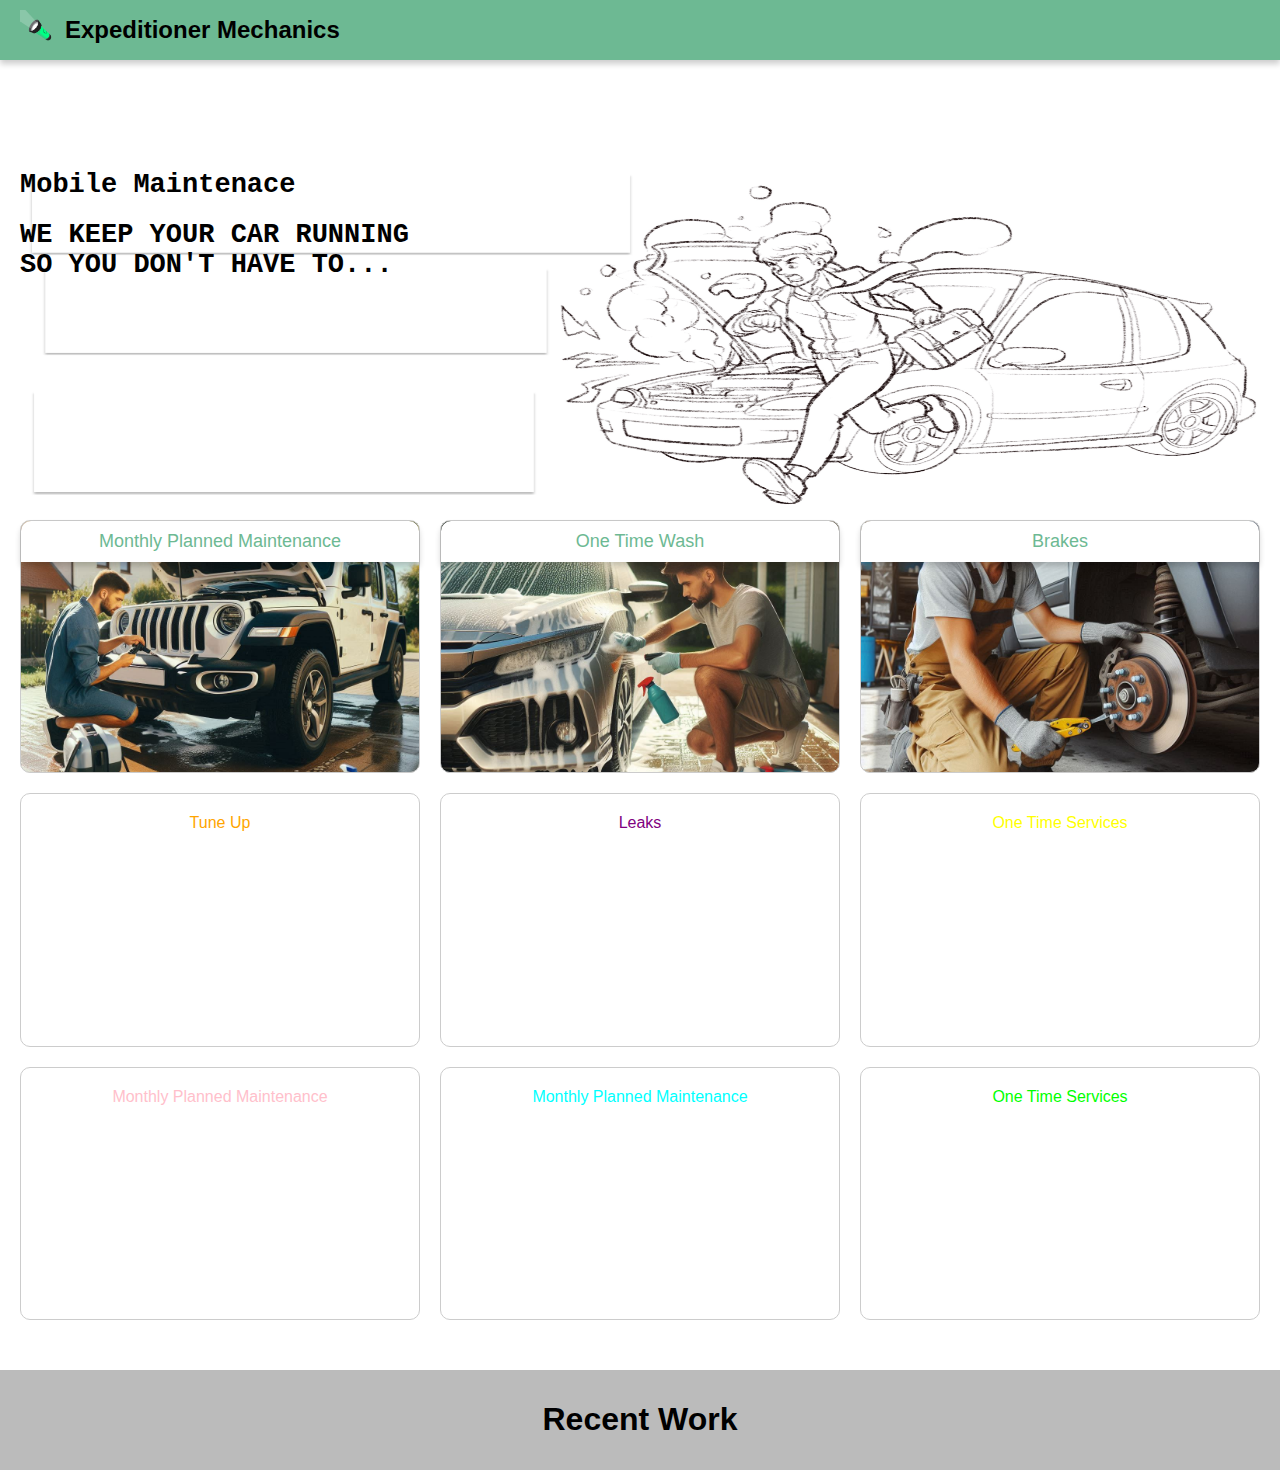
<file: index.html>
<!DOCTYPE html>
<html>
<head>
<title>Call or Text today for your FREE first mobile car wash</title>
<link rel="stylesheet" href="css/style.css">
<link href="https://fonts.googleapis.com/css2?family=Anton&display=swap" rel="stylesheet">
</head>
<body>
	<div class="top-bar">
		<img src="media/flashlight.png" class="top-bar-img">
		<div class="top-bar-title">Expeditioner Mechanics</div>
	</div>
	<div class="grid-container">
		<div class="Cover">
			<h1 class="cover-title">Mobile Maintenace</h1>
			<h2 class="cover-description">WE KEEP YOUR CAR RUNNING<br>SO YOU DON'T HAVE TO...</h2>
			<img src="media/cover.jpeg" class="cover-img">
		</div>
		<div class="Services">
			<div class="panel" data-url="pm.html">
				<div class="panel-text-bar">Monthly Planned Maintenance</div>
			</div>
			<div class="panel" data-url="wash.html">
				<div class="panel-text-bar">One Time Wash</div>
			</div>
    	<div class="panel" data-url="brakes.html">
				<div class="panel-text-bar">Brakes</div>
			</div>
			<div class="panel">Tune Up</div>
			<div class="panel">Leaks</div>
    	<div class="panel">One Time Services</div>
			<div class="panel">Monthly Planned Maintenance</div>
			<div class="panel">Monthly Planned Maintenance</div>
    	<div class="panel">One Time Services</div>
		</div>
		<div class="Blog">
			<h1>Recent Work</h1>
		</div>
	</div>

	<script src="script.js"></script>

</body>
</html>
</file>
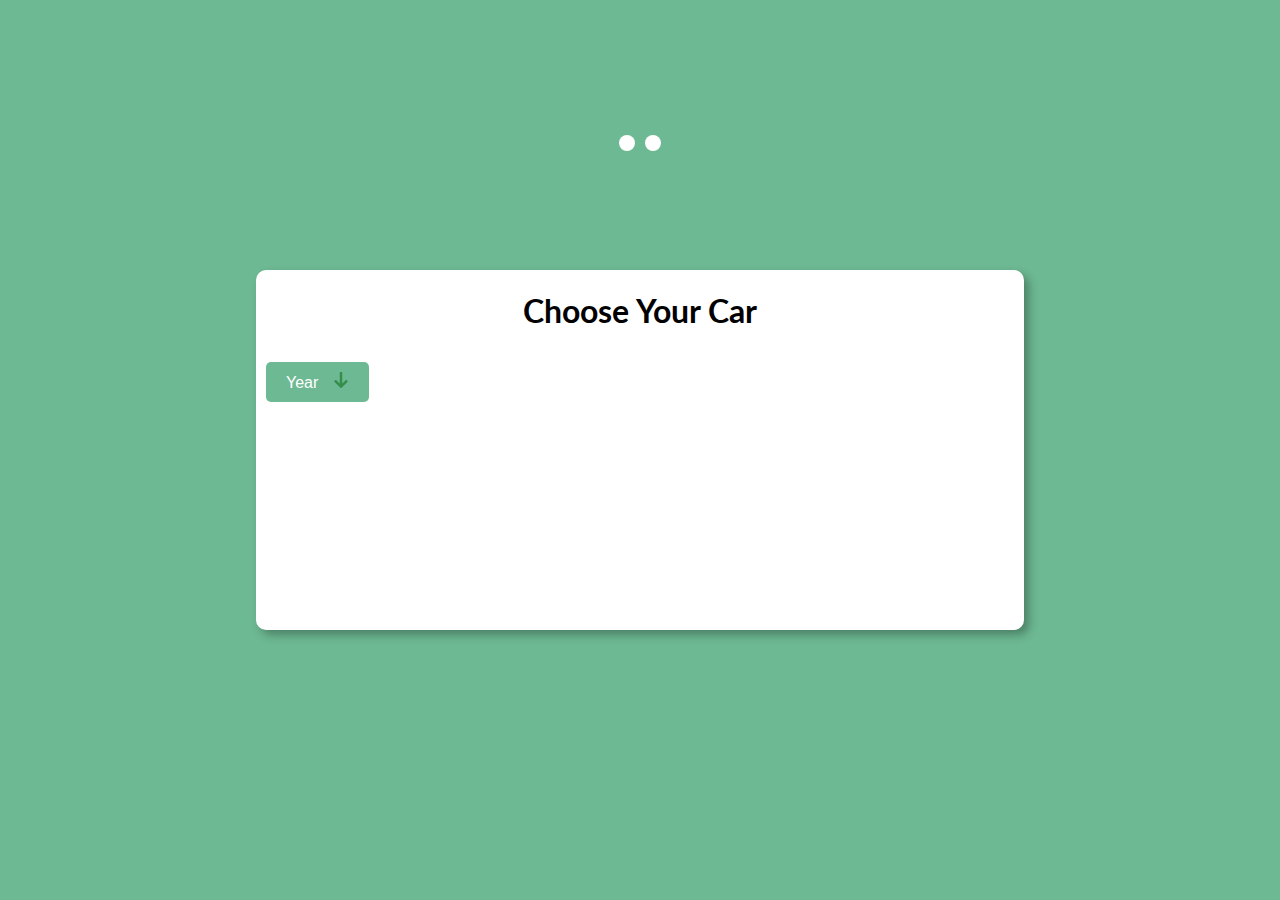
<file: appointment.html>
<!DOCTYPE html>
<html>
<head>
<title>Call or Text today for your FREE first mobile car wash</title>
<link rel="stylesheet" href="css/appointment.css">
<link rel="preconnect" href="https://fonts.googleapis.com">
<link rel="preconnect" href="https://fonts.gstatic.com" crossorigin>
<link href="https://fonts.googleapis.com/css2?family=Lato:ital,wght@0,100;0,300;0,400;0,700;0,900;1,100;1,300;1,400;1,700;1,900&display=swap" rel="stylesheet">
</head>
<body>
<div class="progress-dots">
  <div class="dot">
  </div>
  <div class="dot">
  </div>
</div>
<div class="type-of-car-container">
  <h1>Choose Your Car</h1>
  <div class="dropdown">
    <button class="dropbtn" onclick="toggleDropdown()">
      <span class="btn-text">Year</span>
      <img src="media/right-arrow.png" alt="Arrow" class="btn-icon">
    </button>
    <div id="dropdown-menu-years" class="dropdown-content"></div>
  </div>
</div>

<script src="script.js"></script>
</body>
</html>
</file>
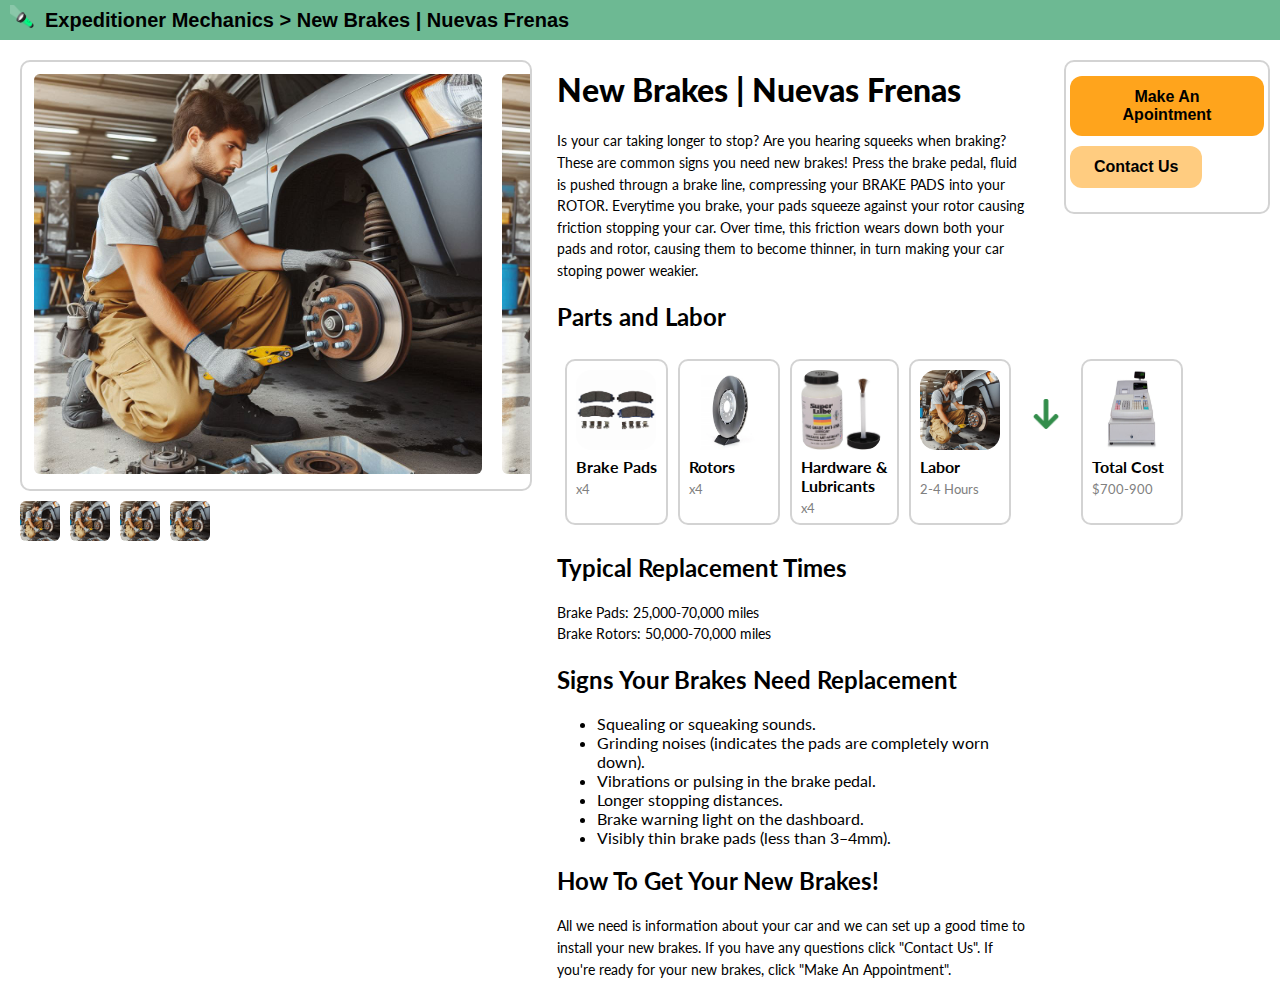
<file: brakes.html>
<!DOCTYPE html>
<html>
<head>
<title>Call or Text today for your FREE first mobile car wash</title>
<link rel="stylesheet" href="css/brakes-style.css">
<link rel="preconnect" href="https://fonts.googleapis.com">
<link rel="preconnect" href="https://fonts.gstatic.com" crossorigin>
<link href="https://fonts.googleapis.com/css2?family=Lato:ital,wght@0,100;0,300;0,400;0,700;0,900;1,100;1,300;1,400;1,700;1,900&display=swap" rel="stylesheet">
</head>
<body>
	<div class="top-bar">
		<img src="media/flashlight.png" class="top-bar-img">
		<div class="top-bar-title">Expeditioner Mechanics > New Brakes | Nuevas Frenas</div>
	</div>
	<div class="container">
  	<div class="container-images">
    	<div class="scroll-container">
      	<img id="1" src="media/brakes.jpeg" alt="Cinque Terre">
      	<img id="2" src="media/brakes.jpeg" alt="Forest">
      	<img id="3" src="media/brakes.jpeg" alt="Northern Lights">
      	<img id="4" src="media/brakes.jpeg" alt="Mountains">
    	</div>
			<div class="scroll-container-thumbs">
      	<img data-target="1" src="media/brakes.jpeg" alt="Cinque Terre">
      	<img data-target="2" src="media/brakes.jpeg" alt="Forest">
      	<img data-target="3" src="media/brakes.jpeg" alt="Northern Lights">
      	<img data-target="4" src="media/brakes.jpeg" alt="Mountains">
    	</div>
		</div class="container-images">
  	<div class="service-description">
      <h1>New Brakes | Nuevas Frenas</h1>
			<p>Is your car taking longer to stop? Are you hearing squeeks when braking?
				These are common signs you need new brakes! Press the brake pedal, fluid is pushed
			througn a brake line, compressing your BRAKE PADS into your ROTOR. Everytime you brake, your pads squeeze against your rotor causing friction stopping
		your car. Over time, this friction wears down both your pads and rotor, causing them to become thinner, in turn
		 making your car stoping power weakier.
	 		</p>
	 		<div class="parts-container">
 				<h2>Parts and Labor</h2>
 					<div class="part-container">
 						<div class="part">
     					<img id="1" src="media/brake-pads.jpg" alt="Cinque Terre">
 							<h3>Brake Pads</h3>
 							<p>x4</p>
 							<p></p>
 						</div class="part">
 						<div class="part">
 							<img id="1" src="media/brake-rotors.jpg" alt="Cinque Terre">
 							<h3>Rotors</h3>
 							<p>x4</p>
 						</div class="part">
						<div class="part">
 							<img id="1" src="media/anti-seize.jpg" alt="Cinque Terre">
 							<h3>Hardware &<br>Lubricants</h3>
 							<p>x4</p>
 						</div class="part">
 						<div class="part">
 							<img id="1" src="media/brakes.jpeg" alt="Cinque Terre">
 							<h3>Labor</h3>
 							<p>2-4 Hours</p>
 						</div class="part">
 						<div class="arrow">
 							<img id="1" src="media/right-arrow.png" alt="Cinque Terre">
 						</div class="arrow">
 						<div class="part">
 							<img id="1" src="media/cash-register.jpg" alt="Cinque Terre">
 							<h3>Total Cost</h3>
 							<p>$700-900</p>
 						</div class="part">
 				</div class="part-container">
	 			<h2>Typical Replacement Times</h2>
	 			<p>Brake Pads: 25,000-70,000 miles<br>Brake Rotors: 50,000-70,000 miles
	 			</p>
	 			<h2>Signs Your Brakes Need Replacement</h2>
	 			<ul>
		 			<li>Squealing or squeaking sounds.</li>
		 			<li>Grinding noises (indicates the pads are completely worn down).</li>
		 			<li>Vibrations or pulsing in the brake pedal.</li>
		 			<li>Longer stopping distances.</li>
		 			<li>Brake warning light on the dashboard.</li>
		 			<li>Visibly thin brake pads (less than 3–4mm).</li>
   			</ul>
	 			<h2>How To Get Your New Brakes!</h2>
	 			<p>All we need is information about your car and we can set up a good time to install your new brakes. If you have any questions
		 click "Contact Us". If you're ready for your new brakes, click "Make An Appointment".
	 			</p>
    		</div>
  		</div>
			<div class="buttons">
				<button class="custom-button1" id="makeAppointment">Make An Apointment</button>
	 	 		<button class="custom-button2" id="contactUs">Contact Us</button>
			</div>
		</div>
  <script src="script.js"></script>


</body>
</html>
</file>
<file: css/style.css>
body {
	font-family: Arial, sans-serif;
	margin: 0;
	padding: 0;
}
/* Top bar that stays fixed */
.top-bar {
	display: flex;
  top: 0;
  left: 0;
  width: 100%;
  height: 60px;
  background-color: #6DB993;
  color: black;
  box-shadow: 0px 4px 6px rgba(0, 0, 0, 0.2);
  z-index: 1000; /* Ensures it stays above other content */
}
.top-bar-img {
	margin-top: 10px;
	margin-left: 20px;
	display: block;
	width: 40px;  /* Make the image responsive */
  height: 40px; /* Keeps the correct aspect ratio */
}
.top-bar-title {
	margin-top: 0px;
	margin-left: 5px;
	color: black;
	text-align: left;
  font-size: 24px;
	font-weight: bold;
	text-align: left;
  line-height: 60px;
	font-family: 'Amazon Ember', Arial, sans-serif;
}
/*  end top bar*/
.grid-container {
	margin-top: 60px; /* Same height as .top-bar */
	display:grid;
	grid-template-rows: auto 800px auto; /* Custom heights */
	height: 100vh;
	width: 100%
}
.Cover {
	display: flex;
	 width: 100%;
	 height: 50vh;
   overflow: hidden; /* Prevents layout issues */
}
.cover-title {
	margin-top: 50px;
	margin-left: 20px;
	position: absolute;
	color: black;
	text-align: left;
  font-size: 3vh;
	font-family: 'monaco', monospace;
}
.cover-description {
	margin-top: 100px;
	margin-left: 20px;
	position: absolute;
	color: black;
	text-align: left;
  font-size: 3vh;
	font-family: 'monaco', monospace;
}
.cover-img {
	position: ab
	display: block;
	width: 100%;  /* Make the image responsive */
  height: 100%; /* Keeps the correct aspect ratio */
}
.Services {
	/*padding: 20px;*/
	text-align: center;
	margin-top: -50px;
	z-index: 2;
	display: flex;
	background: rgba(255, 255, 255, 0.0); /* White with 60% opacity */
	margin-left: 20px; /* Pushes the entire grid to the right */
	margin-right: 20px; /* Pushes the entire grid to the right */


	display: grid;
  grid-template-columns: repeat(3, 1fr); /* 3 equal columns */
  grid-template-rows: repeat(3, 1fr); /* 3 equal rows */
  gap: 20px; /* Adds space between grid items */
  width: 100% - 40px; /* Ensures it takes full width */
	height: 100%; /* Ensures it takes full height */
}

.panel {
	position: relative;
  padding: 20px;
  border: 1px solid #ccc;
  border-radius: 10px; /* Rounds the corners */
	background-size: cover; /* Scales image to fill the panel */
	background-position: center; /* Centers the image */
  background-repeat: no-repeat; /* Prevents repeating */
	transition: transform 0.2s ease-in-out; /* Smooth zoom */
}
.panel-text-bar {
  position: absolute;
  top: 0;
  left: 0;
  width: calc(100% - 40px);
  padding: 10px 20px;
  background: white;
  color: #6DB993;
  font-size: 18px;
	font-family: 'Amazon Ember', Arial, sans-serif;
  text-align: center;
  border-radius: 10px 10px 0 0; /* Rounds only the top corners */
	box-shadow: 0px 4px 6px rgba(0, 0, 0, 0.2);
}
.panel:hover  {
  transform: scale(1.05); /* Zooms in by 10% */
	opacity: 0.9; /* Slight fade effect */
	box-shadow: 0px 10px 20px rgba(0, 0, 0, 0.1);
}

.panel:nth-child(1) {background-image: url('../media/pm.jpeg');}
.panel:nth-child(2) {background-image: url('../media/wash.jpeg');}
.panel:nth-child(3) {background-image: url('../media/brakes.jpeg');}
.panel:nth-child(4) { color: orange; }
.panel:nth-child(5) { color: purple; }
.panel:nth-child(6) { color: yellow; }
.panel:nth-child(7) { color: pink; }
.panel:nth-child(8) { color: cyan; }
.panel:nth-child(9) { color: lime; }

.Blog {
	padding: 10px;
	text-align: center;
	background-color: #bbb;
}
</file>
<file: css/appointment.css>
body {
  margin: 0;
  padding: 0;
  box-sizing: border-box; /* Ensure consistent width calculations */
  font-family: 'Lato', sans-serif;
  background-color: #6DB993; /* Yellow */
  display: flex;
  justify-content: center;  /* Centers horizontally */
  align-items: center;      /* Centers vertically */
  height: 100vh;  /*needed to center vertically */
}
.progress-dots{
  display: flex;
  gap: 10px; /* Space between dots */
  position: absolute; /* Position it freely */
  top: calc(50% - 35vh); /* Move it above the container */
}
.dot{
  background-color: #FFFFFF;
  width: 16px;
  height: 16px;
  border-radius: 8px;
  top: 10px;
}
.type-of-car-container{
  background-color: #FFFFFF;
  width: 60vw;
  height: 40vh;
  border-radius: 10px;
  display: flex;
  flex-direction: column; /* Stack children vertically */
  box-shadow: 5px 5px 10px rgba(0, 0, 0, 0.3); /* Offset-X, Offset-Y, Blur, Spread, Color */
}
.type-of-car-container h1{
  text-align: center;
  width: 100%;
}
/* Dropdown container */
.dropdown {
  position: relative;
  display: block; /* Makes sure it appears below */
  margin-top: 10px; /* Adds spacing */
  margin-left: 10px;
}

/* Dropdown button */
.dropbtn {
  background-color: #6DB993;
  color: white;
  padding: 10px 20px;
  border: none;
  cursor: pointer;
  border-radius: 5px;
  font-size: 16px;
}
.btn-text {
  text-align: left;
  flex-grow: 1;
}

.btn-icon {
  width: 16px; /* or whatever size fits */
  height: auto;
  margin-left: 10px;
}

/* Dropdown content (hidden by default) */
.dropdown-content {
  display: none;
  position: absolute;
  background-color: white;
  min-width: 150px;
  box-shadow: 0px 2px 5px rgba(0,0,0,0.2);
  border-radius: 5px;
  font-size: 1.9rem; /* 14px */
  font-weight: 400; /* regular */
  font-style: normal;
}

/* Links inside the dropdown */
.dropdown-content a {
  color: black;
  padding: 10px;
  display: block;
  text-decoration: none;
}

/* Show dropdown when JavaScript adds 'show' class */
.show {
  display: block;
}
</file>
<file: css/brakes-style.css>
body {
  margin: 0;
  padding: 0;
  box-sizing: border-box; /* Ensure consistent width calculations */
  font-family: 'Lato', sans-serif;
}
/* Top bar that stays fixed */
.top-bar {
	display: flex;
  top: 0;
  left: 0;
  width: 100%;
  height: 40px;
  background-color: #6DB993;
  color: black;
  /* box-shadow: 0px 4px 6px rgba(0, 0, 0, 0.2); */
  z-index: 1000; /* Ensures it stays above other content */
}
.top-bar-img {
	margin-top: 5px;
	margin-left: 10px;
	display: block;
	width: 30px;  /* Make the image responsive */
  height: 30px; /* Keeps the correct aspect ratio */
}
.top-bar-title {
	margin-top: 0px;
	margin-left: 5px;
	color: black;
	text-align: left;
  font-size: 20px;
	font-weight: bold;
	text-align: left;
  line-height: 40px;
	font-family: 'Amazon Ember', Arial, sans-serif;
}
/*  end top bar*/
.container {
  display: flex;
  justify-content: flex-start;
  align-items: flex-start; /* Aligns both divs at the top */
  width: 100vw; /* Takes full width */
  padding: 0 10px; /* Adds 10px space on both sides */
  box-sizing: border-box;
  gap: 15px; /* Adds space between elements */
}
.container-images {
  justify-content: flex-start;
  align-items: flex-start; /* Aligns both divs at the top */
  width: 40vw; /* Takes full width */
  padding: 0 10px; /* Adds 10px space on both sides */
  box-sizing: border-box;
  gap: 10px; /* Adds space between elements */
	margin-top: 10px;
}
.scroll-container-thumbs {
	display: flex;
  width: 60px;
  height: 400px;
  margin-top: 10px;
	gap: 10px;
}
/* Style the images inside the grid */
.scroll-container-thumbs img {
  height: 40px;
  width: 60px;
  border-radius: 6px;
}
.scroll-container {
  border: 2px solid #D3D3D3; /* Adjust thickness and color */
  overflow: auto;
  white-space: nowrap;
  margin-top: 10px;
  padding: 4px;
  width: 40vw;
  scroll-behavior: smooth; /* Enables smooth scrolling */
  border-radius: 10px;
  box-sizing: border-box;
  left: 0px;
}
.scroll-container img {
  padding: 8px;
  width: 35vw;
  height: 400px;
  border-radius: 14px;
}

.service-description{
	width: calc(40vw - 40px);
  border-radius: 20px;
  box-sizing: border-box;
	margin-right: 20px;
	margin-left: 20px;
	margin-top: 20px;
}
.service-description h1 {
	font-size: 2rem;
	font-weight: 900; /* Bold */
	font-style: normal;
  margin-top: 10px;
}
.service-description p {
	font-size: 0.9rem; /* 14px */
	line-height: 1.5;    /* Adjust spacing for readability */
	font-weight: 400; /* regular */
	font-style: normal;
  margin-top: 0px;
}
.part-container {
	text-align: left;
  padding: 8px;
  width: 60vw;
	display: flex; /* Enables flexbox */
  gap: 10px; /* Adds spacing between items */
  align-items: left; /* Aligns items vertically */
}
.part {
	border: 2px solid #D3D3D3; /* Adjust thickness and color */
	border-radius: 10px;
  text-align: left;
	padding: 5px; /* Adds spacing inside each part */
}
.part h3 {
	font-size: 1rem;
  margin: 0px 4px 2px; /* Adds spacing above and below the heading */
}
.part p {
  margin: 4px 4px 0; /* Adds spacing above and below the paragraph */
	font-size: 0.8rem;
	color: #808080;
}
.part img {
  padding: 4px;
  width: 80px;
  height: 80px;
  border-radius: 20px;
}
.arrow img{
	margin: 30px 0;
	padding: 10px;
	width: 30px;
  height: 30px;
}
.buttons {
	border: 2px solid #D3D3D3; /* Adjust thickness and color */
	border-radius: 10px;
	padding: 4px;
	margin-top: 20px;
}
.custom-button1{
	display: block; /* Makes each button take its own line */
  margin: 10px 0;

	background-color: #FFA41C;
  color: black;
  border: none;
  padding: 12px 24px;
  font-size: 16px;
  font-weight: bold;
  border-radius: 12px;
  cursor: pointer;
  transition: all 0.3s ease;
}
.custom-button1:hover {
  background-color: #F08804;
}
.custom-button1:active {
  transform: translateY(2px);
  box-shadow: 0 3px 5px rgba(0, 0, 0, 0.2);
}
.custom-button2{
	background-color: #FFCC80;
  color: black;
  border: none;
  padding: 12px 24px;
  font-size: 16px;
  font-weight: bold;
  border-radius: 12px;
  cursor: pointer;
  transition: all 0.3s ease;
	margin: 0px 0px 20px;
}
.custom-button2:hover {
  background-color: #FFC570;
}
.custom-button2:active {
  transform: translateY(2px);
  box-shadow: 0 3px 5px rgba(0, 0, 0, 0.2);
}
</file>
